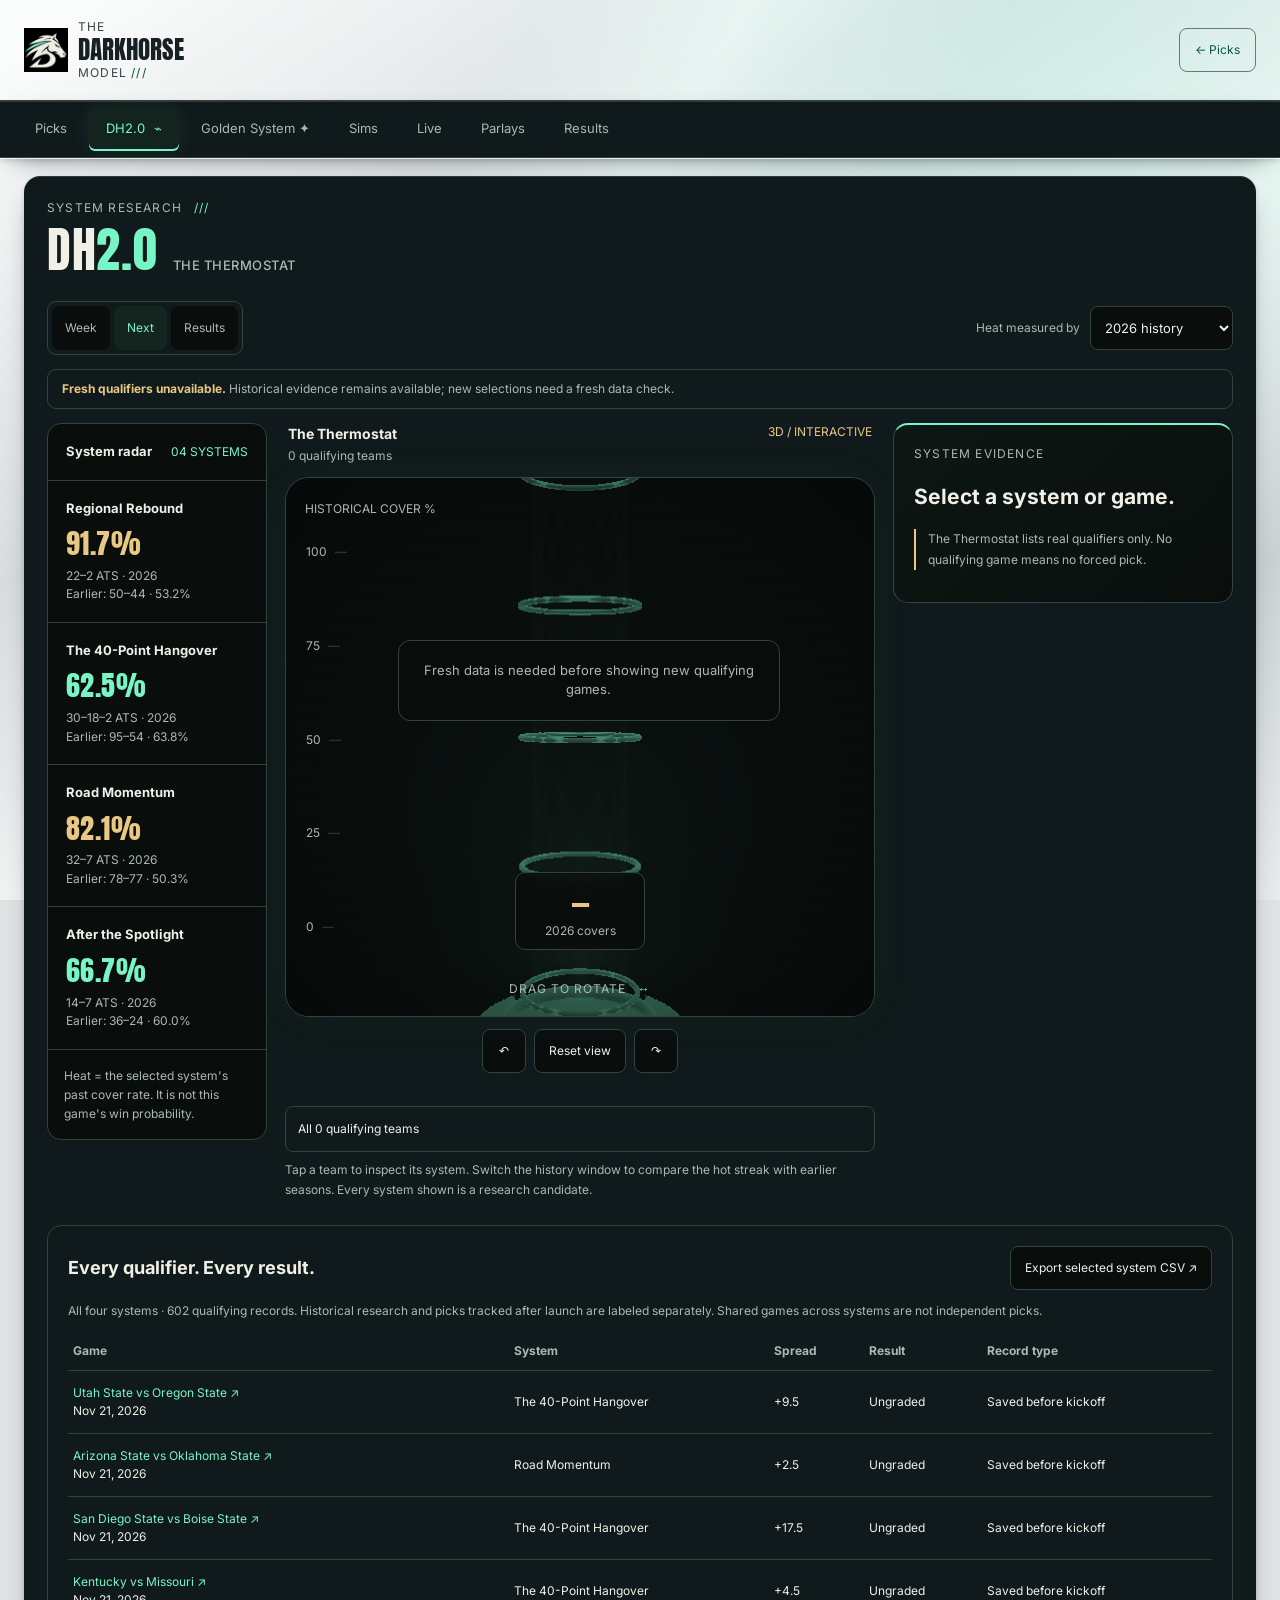
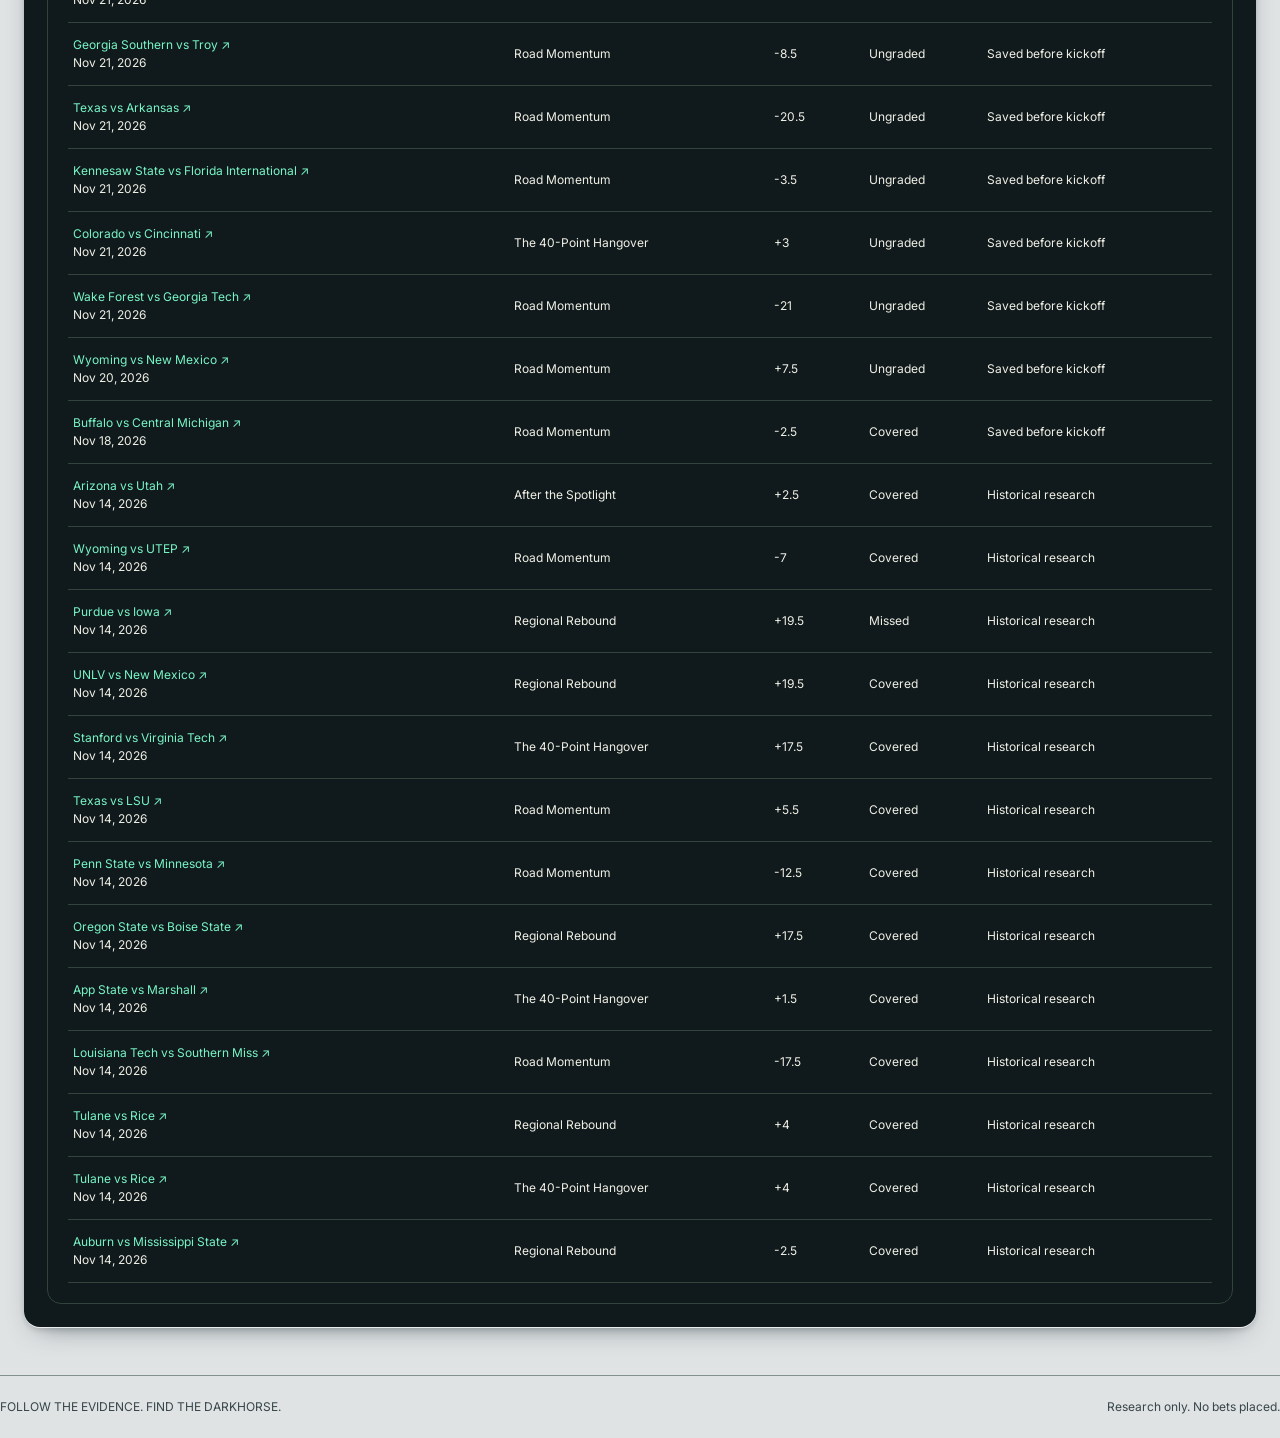
<file: dh20.html>
<!doctype html><html lang="en"><head><meta charset="utf-8"><meta name="viewport" content="width=device-width,initial-scale=1"><title>DH2.0 — The Thermostat | The Darkhorse Model</title><meta name="description" content="Explore qualifying college football system plays in The Darkhorse Model's interactive 3D Thermostat. Historical evidence, exact rules and a separate record since launch."><meta name="theme-color" content="#090e0d"><meta name="robots" content="index,follow"><link rel="canonical" href="https://darkhorsecfb.com/dh20.html"><meta property="og:type" content="website"><meta property="og:title" content="DH2.0 — The Thermostat"><meta property="og:description" content="College football system research. Explore the situation behind each selection."><meta property="og:url" content="https://darkhorsecfb.com/dh20.html"><meta property="og:image" content="https://darkhorsecfb.com/assets/darkhorse-social-1200x630.png"><meta name="twitter:card" content="summary_large_image"><meta name="twitter:site" content="@darkhorsecfb"><meta name="twitter:image" content="https://darkhorsecfb.com/assets/darkhorse-social-1200x630.png"><link rel="icon" href="assets/darkhorse-mark-96.webp"><link rel="preload" href="assets/fonts/anton.woff2" as="font" type="font/woff2" crossorigin><link rel="stylesheet" href="fonts.css?v=20261108-redesign2"><link rel="stylesheet" href="dh20.css?v=20261115-a"><script defer src="gameday-engine.js"></script><script defer src="live-scores.js?v=20261114-record1"></script><script defer src="dh20-scene.js?v=20261115-a"></script><script defer src="dh20-gate.js?v=20261115-public1"></script><link rel="stylesheet" href="silver.css?v=1"></head><body><a class="d2-skip" href="#main">Skip to DH2.0</a><header class="d2-header"><a class="d2-brand" href="./" aria-label="The Darkhorse Model home"><img src="assets/darkhorse-mark-96.webp" width="44" height="44" alt=""><span><small>THE</small><strong>DARKHORSE</strong><small>MODEL <i>///</i></small></span></a><a class="d2-back" href="./#picks">← Picks</a></header><nav class="d2-nav" aria-label="Main sections"><a href="./#picks">Picks</a><a href="dh20.html" aria-current="page">DH2.0 <span aria-hidden="true">⌁</span></a><a href="golden.html">Golden System ✦</a><a href="sims.html">Sims</a><a href="./#live">Live</a><a href="./#parlays">Parlays</a><a href="./#test">Results</a></nav><main id="main"><div id="d2Content" aria-busy="true"><h1>DH2.0 — The Thermostat</h1><p role="status">Loading system research…</p></div><noscript><p>Enable JavaScript to explore qualifying games and system records.</p></noscript></main><footer><span>FOLLOW THE EVIDENCE. FIND THE DARKHORSE.</span><span>Research only. No bets placed.</span></footer></body></html>
</file>
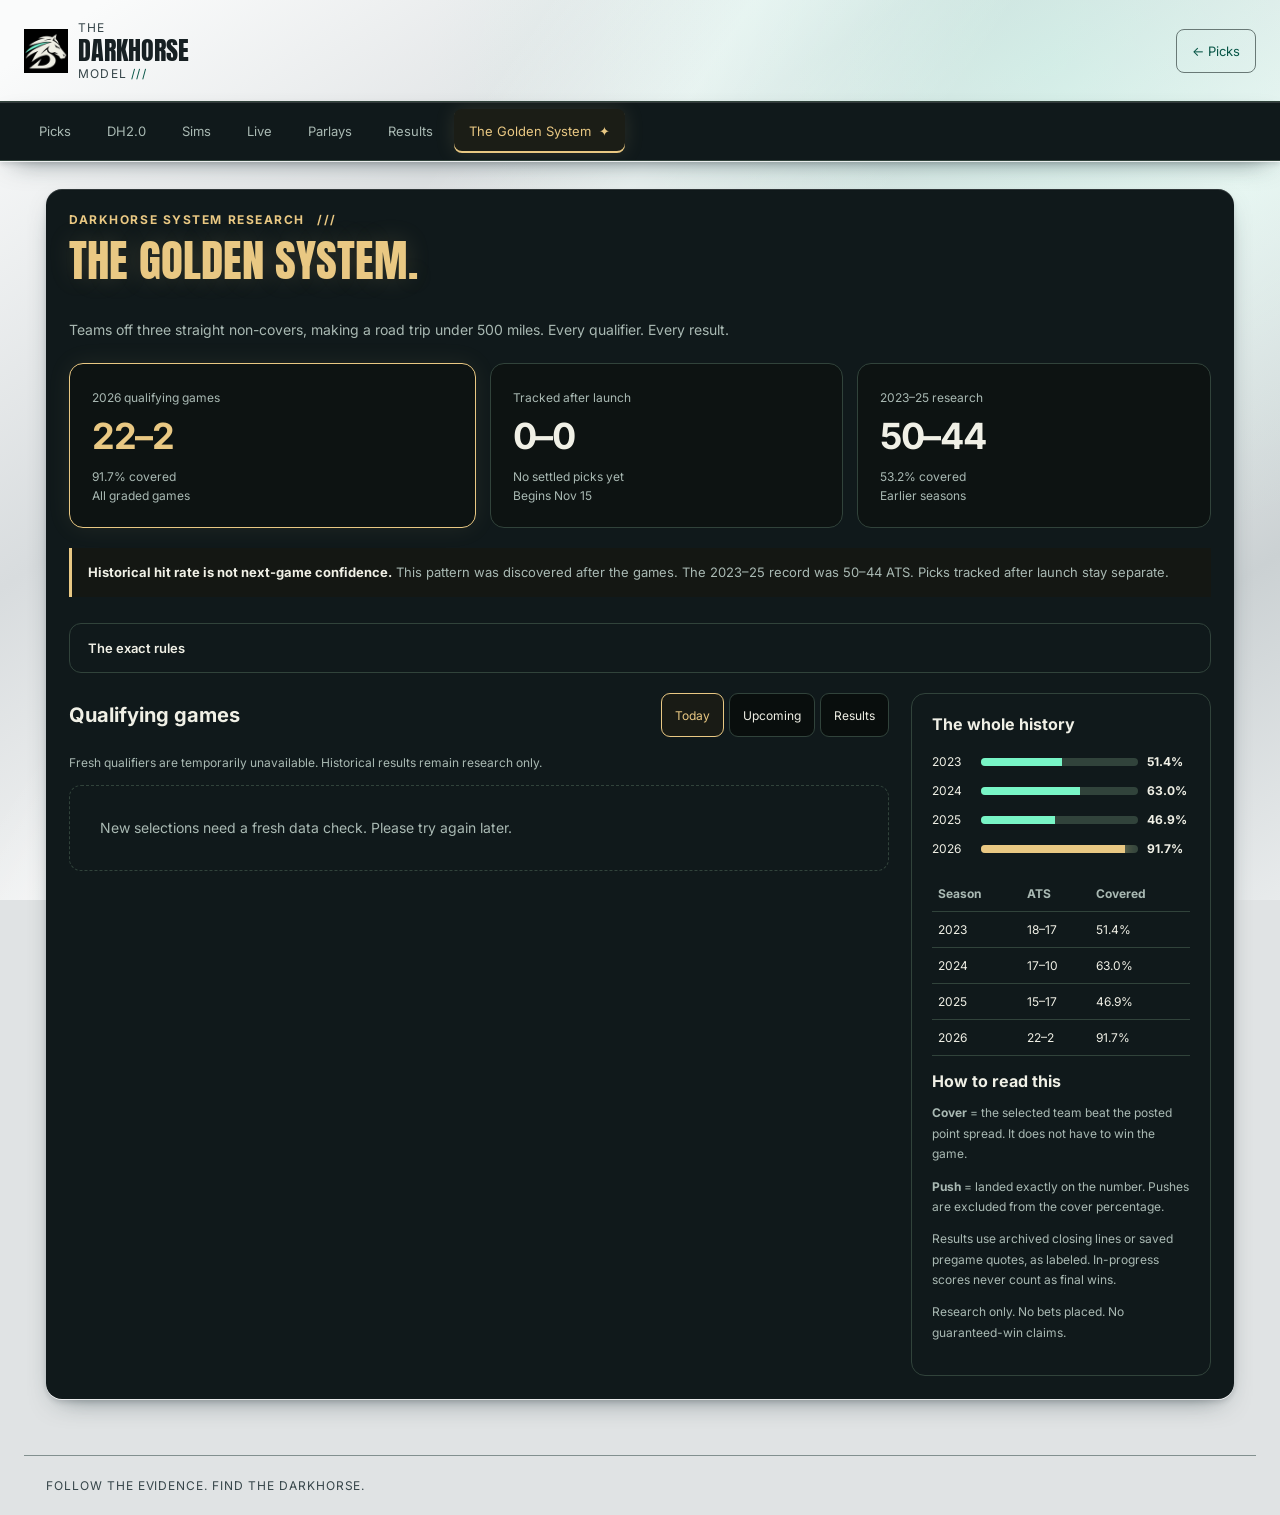
<file: golden.html>
<!doctype html>
<html lang="en"><head><meta charset="utf-8"><meta name="viewport" content="width=device-width,initial-scale=1"><title>The Golden System | The Darkhorse Model</title><meta name="description" content="College football situational research from The Darkhorse Model."><meta name="robots" content="index,follow"><meta name="theme-color" content="#090e0d"><link rel="icon" type="image/webp" href="assets/darkhorse-mark-96.webp"><link rel="stylesheet" href="fonts.css?v=20261108-redesign2"><link rel="stylesheet" href="golden.css?v=20261114-gold1"><link rel="canonical" href="https://darkhorsecfb.com/golden.html"><script defer src="gameday-engine.js"></script><script defer src="live-scores.js?v=20261114-record1"></script><script defer src="golden-gate.js?v=20261115-public1"></script><link rel="stylesheet" href="silver.css?v=1"></head>
<body><a class="gs-skip" href="#goldenMain">Skip to the system</a><header class="gs-header"><a href="./" class="gs-brand" aria-label="The Darkhorse Model home"><img src="assets/darkhorse-mark-96.webp" width="44" height="44" alt=""><span><small>THE</small><strong>DARKHORSE</strong><small>MODEL <i>///</i></small></span></a><a href="./#picks" class="gs-home">← Picks</a></header><nav class="gs-nav" aria-label="Main sections"><a href="./#picks">Picks</a><a href="dh20.html">DH2.0</a><a href="sims.html">Sims</a><a href="./#live">Live</a><a href="./#parlays">Parlays</a><a href="./#test">Results</a><a href="golden.html" class="gs-nav-golden" aria-current="page">The Golden System <span aria-hidden="true">✦</span></a></nav>
<main id="goldenMain"><div id="goldenContent" aria-busy="true"><h1>The Golden System</h1><p role="status">Loading system research…</p></div><noscript><p>Enable JavaScript to explore qualifying games and system records.</p></noscript></main><footer>FOLLOW THE EVIDENCE. FIND THE DARKHORSE.</footer></body></html>
</file>
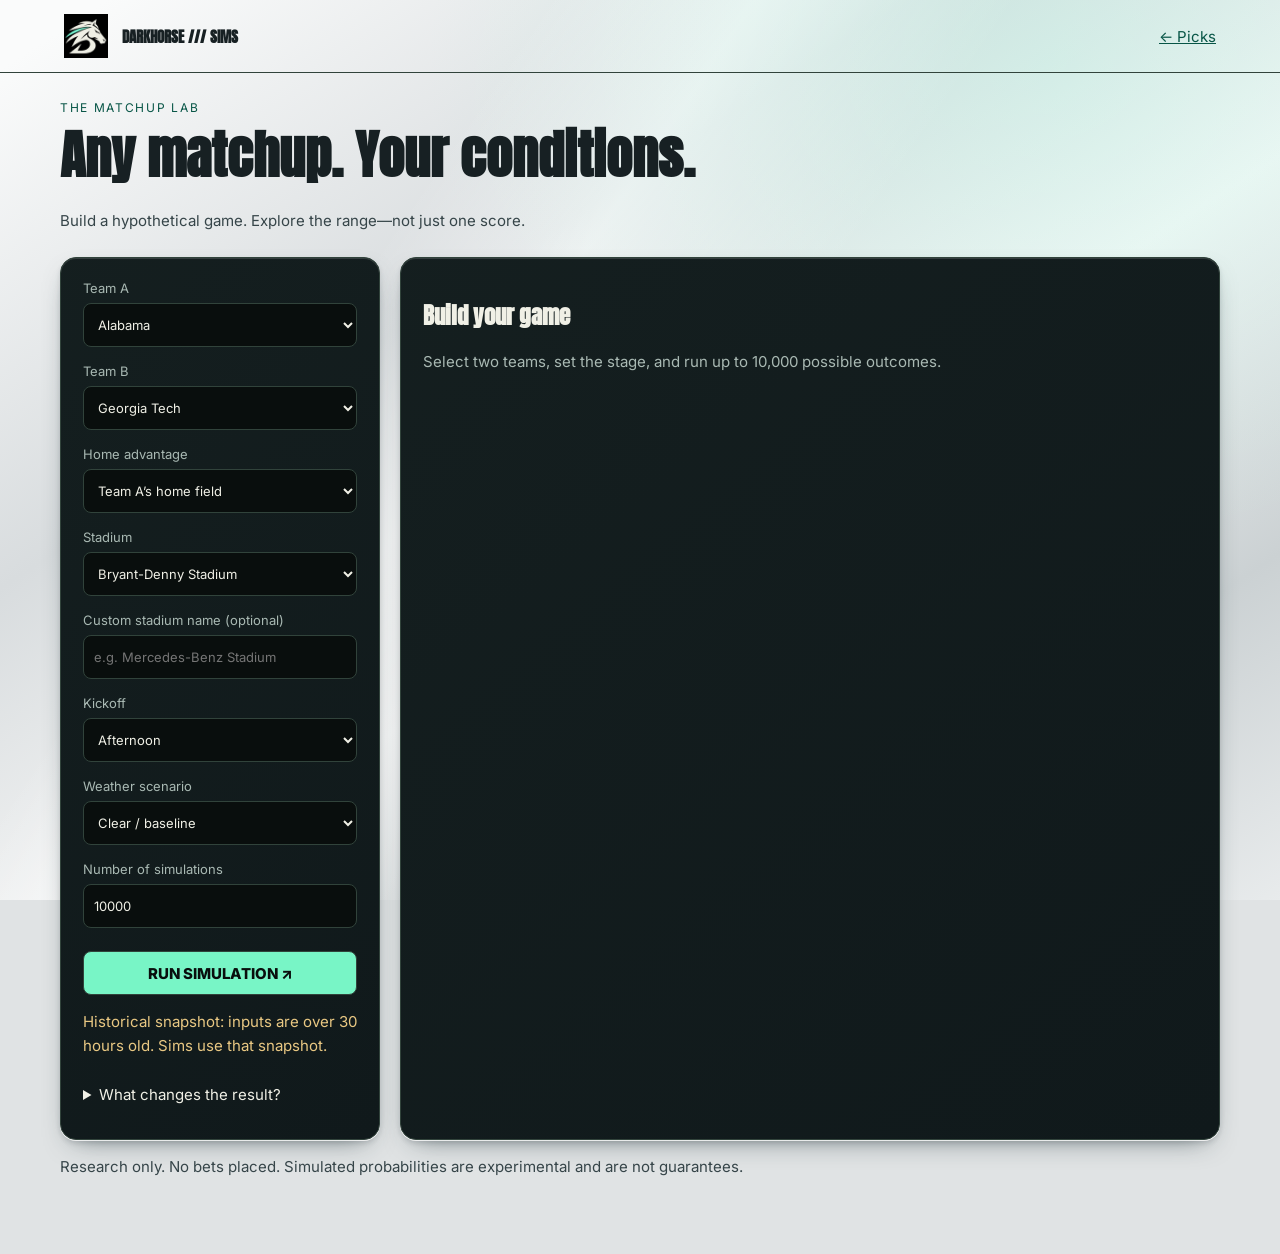
<file: sims.html>
<!doctype html><html lang="en"><meta charset="utf-8"><meta name="viewport" content="width=device-width,initial-scale=1"><title>Custom Matchups | The Darkhorse Model</title><link rel="stylesheet" href="fonts.css"><style>
:root{color-scheme:dark;--bg:#090e0d;--ink:#f0f0e6;--mint:#78f5c6;--muted:#a9b9b3;--line:#31433b;--gold:#e9c883}*{box-sizing:border-box}body{margin:0;background:var(--bg);color:var(--ink);font:15px Inter,system-ui,sans-serif}header{display:flex;align-items:center;gap:14px;border-bottom:1px solid var(--line);padding:14px 5%;}header img{width:44px}a{color:var(--mint)}header b,h1,h2{font-family:Anton,'Barlow Condensed',sans-serif}header a{margin-left:auto}main{max-width:1200px;margin:auto;padding:24px 20px 60px}h1{font-size:clamp(30px,5vw,52px);margin:0}p{color:var(--muted);line-height:1.6}.tag{color:var(--mint);font-size:12px;letter-spacing:.14em}.layout{display:grid;grid-template-columns:320px 1fr;gap:20px;margin-top:24px}.panel{padding:22px;border:1px solid var(--line);border-radius:16px;background:linear-gradient(140deg,#31433b22,transparent)}label{display:block;font-size:13px;color:var(--muted);margin-bottom:16px}select,input,button{font:inherit;min-height:44px;border:1px solid var(--line);border-radius:8px;background:var(--bg);color:var(--ink);padding:10px;width:100%;margin-top:7px}button{cursor:pointer}button.primary{background:var(--mint);color:var(--bg);font-weight:800}button:disabled{opacity:.5;cursor:wait}:focus-visible{outline:3px solid var(--gold);outline-offset:3px}.row{display:grid;grid-template-columns:1fr 1fr;gap:12px}.scores{display:grid;grid-template-columns:1fr 1fr;gap:20px;text-align:center}.scores img{width:64px;height:64px;object-fit:contain}.scores strong{display:block;font-size:42px;color:var(--mint);margin:10px}.scores small{color:var(--muted)}canvas{display:block;width:100%;border-radius:12px;background:var(--bg)}#field{aspect-ratio:1.5;margin-top:18px;border:1px solid var(--line)}#chart{aspect-ratio:2.5}#status{min-height:24px;color:var(--gold)}.metrics{display:grid;grid-template-columns:repeat(3,1fr);gap:10px;margin:20px 0}.metrics div{border:1px solid var(--line);padding:14px;border-radius:8px}.metrics b{display:block;font-size:22px;margin-top:8px}.metrics span{font-size:12px;color:var(--muted)}summary{cursor:pointer;min-height:44px;padding:12px 0}#inspect{font-size:13px;color:var(--mint);min-height:32px}progress{width:100%;accent-color:var(--mint)}@media(max-width:760px){.layout{grid-template-columns:1fr}.panel{padding:16px}.metrics{grid-template-columns:1fr}.scores strong{font-size:32px}}@media(prefers-reduced-motion:reduce){*{scroll-behavior:auto}}
</style><link rel="stylesheet" href="silver.css?v=1"><body class="sim-silver"><header><img src="assets/darkhorse-mark-96.webp" alt=""><b>DARKHORSE /// SIMS</b><a href="./">← Picks</a></header><main><span class="tag">THE MATCHUP LAB</span><h1>Any matchup. Your conditions.</h1><p>Build a hypothetical game. Explore the range—not just one score.</p><div class="layout"><form class="panel" id="controls"><label>Team A<select id="a" required></select></label><label>Team B<select id="b" required></select></label><label>Home advantage<select id="venue"><option value="a">Team A’s home field</option><option value="b">Team B’s home field</option><option value="neutral">Neutral site</option></select></label><label>Stadium<select id="stadium"></select></label><label>Custom stadium name (optional)<input id="customStadium" maxlength="100" placeholder="e.g. Mercedes-Benz Stadium"></label><label>Kickoff<select id="time"><option>Afternoon</option><option>Night</option><option>Morning</option></select></label><label>Weather scenario<select id="weather"><option value="0">Clear / baseline</option><option value="-3">Rain · experimental −3 total points</option><option value="-6">Strong wind · experimental −6 total points</option><option value="-4">Snow · experimental −4 total points</option></select></label><label>Number of simulations<input id="runs" type="number" min="5" max="10000" step="1" value="10000" required></label><button class="primary" id="run">RUN SIMULATION ↗</button><progress id="progress" value="0" max="1" hidden></progress><p id="status" role="status">Loading team data…</p><details><summary>What changes the result?</summary><p>Experimental sandbox, separate from official picks. Scoring uses current opponent-adjusted offense and defense where available. Home advantage is a user scenario of 3 margin points. Weather changes the total by the amount shown; these effects are assumptions, not fitted injury or weather models. Kickoff and stadium labels customize the replay, but add no untested numerical bonus. No current lineup or injury adjustment. More runs stabilize the estimate; they do not validate it.</p></details></form><section class="panel" aria-label="Simulation results"><div id="empty"><h2>Build your game</h2><p>Select two teams, set the stage, and run up to 10,000 possible outcomes.</p></div><div id="result" hidden><span class="tag" id="scenario"></span><div class="scores" id="score"></div><div class="metrics" id="metrics"></div><h2>Outcome map</h2><p>Each bar counts simulations by winning margin. Touch or hover to inspect.</p><canvas id="chart" width="900" height="360" role="img" aria-label="Distribution of simulated winning margins"></canvas><input id="bin" type="range" min="0" max="20" value="10" aria-label="Inspect margin bucket"><div id="inspect" aria-live="polite"></div><h2>Stadium replay <span class="tag">///</span></h2><p>Illustrative replay of one sampled result—not a play-by-play prediction.</p><canvas id="field" width="900" height="600" role="img" aria-label="Illustrative football field replay"></canvas><div class="row"><button id="pause" type="button">Pause replay</button><label>Replay speed<select id="speed"><option value="1">1×</option><option value="2" selected>2×</option><option value="4">4×</option></select></label></div><label>Game timeline<input id="timeline" type="range" min="0" max="1000" value="0"></label><div class="row"><button id="replay" type="button">Replay sample</button><button id="export" type="button">Download results</button></div><p id="sample"></p><details><summary>Evidence used</summary><p id="evidence"></p></details></div></section></div><p>Research only. No bets placed. Simulated probabilities are experimental and are not guarantees.</p></main><script>
'use strict';
const $=id=>document.getElementById(id);let D,M,profiles={},venues={},last=null,frame;const reduced=matchMedia('(prefers-reduced-motion: reduce)').matches;const safe=s=>String(s).replace(/[&<>"']/g,c=>({'&':'&amp;','<':'&lt;','>':'&gt;','"':'&quot;',"'":'&#39;'}[c]));const nm=id=>D.teams[id].name;
function normal(){let u=0;while(!u)u=Math.random();return Math.sqrt(-2*Math.log(u))*Math.cos(2*Math.PI*Math.random())}
function quantile(a,p){return a[Math.floor((a.length-1)*p)]}function avg(a){return a.reduce((x,y)=>x+y,0)/a.length}function half(n){return Math.round(n*2)/2}
function stages(){const a=$('a').value,b=$('b').value,v=$('venue').value;const home=v==='a'?a:v==='b'?b:null;let list=home?venues[home]||[]:[...new Set(Object.values(venues).flat())];$('stadium').innerHTML='<option>Custom venue</option>'+list.map(x=>`<option>${safe(x)}</option>`).join('');if(list.length)$('stadium').selectedIndex=1;}
async function load(){try{const r=await Promise.all(['data.json','model.json'].map(async u=>{const r=await fetch(u);if(!r.ok)throw Error('Data unavailable');return r.json()}));[D,M]=r;const games=new Map(D.games.map(g=>[g.id,g]));for(const f of M.forecasts){const g=games.get(f.id);if(!g)continue;for(const side of ['home','away']){const p=f[side+'Profile'],adjusted=f.opponentAdjustment?.[side]?.metrics?.points;if(p)profiles[g[side]]={...p,off:adjusted?.offense??p.record?.ppg,def:adjusted?.defenseAllowed??p.record?.allowed,adjusted:!!adjusted};}}for(const id of Object.keys(D.teams)){if(profiles[id])continue;const gs=D.games.filter(g=>g.done&&g.season===2026&&(g.home===id||g.away===id)&&Number.isFinite(g.hs)&&Number.isFinite(g.as));if(gs.length>=3)profiles[id]={off:avg(gs.map(g=>g.home===id?g.hs:g.as)),def:avg(gs.map(g=>g.home===id?g.as:g.hs)),adjusted:false};}try{const rr=await fetch('sims-data.json');if(rr.ok){const extra=await rr.json();if(extra.season===Number(D.asOf.slice(0,4)))for(const [id,p] of Object.entries(extra.teams)){if(!profiles[id]&&p.n>=3&&Number.isFinite(p.off)&&Number.isFinite(p.def))profiles[id]=p;for(const v of p.venues||[])(venues[id]??=new Set()).add(v);}}}catch(e){}for(const g of D.games){if(!g.neutral&&g.venue){(venues[g.home]??=new Set()).add(g.venue)}}for(const k in venues)venues[k]=[...venues[k]];const teams=Object.keys(D.teams).filter(t=>nm(t)!=='TBD').sort((a,b)=>Number(!!profiles[b])-Number(!!profiles[a])||nm(a).localeCompare(nm(b)));for(const id of ['a','b'])$(id).innerHTML=teams.map(t=>`<option value="${safe(t)}" ${profiles[t]?'':'disabled'}>${safe(nm(t))}${profiles[t]?'':' · not enough verified results'}</option>`).join('');$('a').value=teams.includes('333')?'333':teams[0];$('b').value=teams.includes('59')?'59':teams[1];stages();$('status').textContent=Date.now()-Date.parse(M.inputRetrievedAt)>30*3600000?'Historical snapshot: inputs are over 30 hours old. Sims use that snapshot.':'Ready. Choose your matchup.';}catch(e){$('status').textContent='Team data could not load. Refresh to try again.';$('run').disabled=true}}
$('a').onchange=$('b').onchange=$('venue').onchange=stages;
$('controls').onsubmit=async e=>{e.preventDefault();const a=$('a').value,b=$('b').value,N=Number($('runs').value),A=profiles[a],B=profiles[b];if(a===b){$('status').textContent='Choose two different teams.';return}if(!A||!B||![A.off,A.def,B.off,B.def].every(Number.isFinite)){$('status').textContent='Not enough current scoring data for this matchup. Choose another team.';return}if(!Number.isInteger(N)||N<5||N>10000)return;
$('run').disabled=true;$('progress').hidden=false;$('progress').value=0;const home=$('venue').value==='a'?3:$('venue').value==='b'?-3:0,weather=Number($('weather').value),ma=(A.off+B.def)/2+home/2+weather/2,mb=(B.off+A.def)/2-home/2+weather/2,sd=Number(M.sd)||15.7;let aa=[],bb=[],margins=[],totals=[];for(let i=0;i<N;i++){const margin=ma-mb+normal()*sd,total=Math.max(Math.abs(margin)+2,ma+mb+normal()*sd);let x=Math.max(0,Math.round((total+margin)/2)),y=Math.max(0,Math.round((total-margin)/2));if(x===y){if(Math.random()<.5)x++;else y++}aa.push(x);bb.push(y);margins.push(x-y);totals.push(x+y);if(i%500===0){$('progress').value=i/N;await new Promise(r=>setTimeout(r,0))}}
const win=aa.filter((x,i)=>x>bb[i]).length,sorted=[...margins].sort((x,y)=>x-y);last={a,b,N,aa,bb,margins,totals,win,ma,mb,home,weather,stadium:$('customStadium').value.trim()||$('stadium').value,time:$('time').value};$('empty').hidden=true;$('result').hidden=false;$('scenario').textContent=`${last.stadium} · ${last.time} · ${$('weather').selectedOptions[0].textContent}`;$('score').innerHTML=[a,b].map((t,i)=>`<div><img src="${safe(D.teams[t].logo)}" alt="${safe(nm(t))} logo"><h2>${safe(nm(t))}</h2><strong>${half(avg(i?bb:aa))}</strong><small>Average score · ${(100*(i?N-win:win)/N).toFixed(1)}% wins</small></div>`).join('');$('metrics').innerHTML=`<div><span>SIMULATIONS</span><b>${N.toLocaleString()}</b></div><div><span>AVERAGE TOTAL</span><b>${half(avg(totals))}</b></div><div><span>80% OF MARGINS · TEAM A</span><b>${quantile(sorted,.1)} to ${quantile(sorted,.9)}</b></div>`;$('evidence').textContent=`${nm(a)}: offense ${A.off.toFixed(1)} / defense allows ${A.def.toFixed(1)} points per game. ${nm(b)}: offense ${B.off.toFixed(1)} / defense allows ${B.def.toFixed(1)}. ${A.adjusted&&B.adjusted?'Opponent-adjusted scoring inputs.':'Some scoring inputs use raw averages.'} Scoring estimate averages each offense with the opposing defense; adds ${home} points to Team A’s margin and ${weather} to the game total. Random margin and total variation use ${sd.toFixed(1)} points, borrowed from main-model margin error; total variation is not independently calibrated. Input date: ${M.inputRetrievedAt||M.generatedAt}.`;$('status').textContent=`${N.toLocaleString()} runs complete.${N<100?' Small samples can swing widely.':''}`;$('progress').hidden=true;$('run').disabled=false;draw();replay();};
function buckets(){const bins=Array(21).fill(0);last.margins.forEach(m=>bins[Math.max(0,Math.min(20,Math.floor(m/5)+10))]++);return bins}
function inspect(i){if(!last)return;const bins=buckets();$('inspect').textContent=`Team A margin ${i===0?'−50 or below':i===20?'50 or above':(i-10)*5+' to '+((i-10)*5+4)}: ${bins[i]} games (${(100*bins[i]/last.N).toFixed(1)}%).`}
function draw(){const c=$('chart'),x=c.getContext('2d'),bins=buckets(),max=Math.max(...bins,1);x.clearRect(0,0,900,360);bins.forEach((n,i)=>{const h=n/max*270;x.fillStyle=i<10?'#e9c883':'#78f5c6';x.fillRect(30+i*40,300-h,30,h)});x.fillStyle='#a9b9b3';x.font='16px sans-serif';x.fillText(nm(last.b)+' wins',30,338);x.fillText(nm(last.a)+' wins',610,338);inspect(+$('bin').value)}$('bin').oninput=()=>inspect(+$('bin').value);$('chart').onpointermove=e=>{const r=e.currentTarget.getBoundingClientRect(),i=Math.max(0,Math.min(20,Math.floor(((e.clientX-r.left)/r.width*900-30)/40)));$('bin').value=i;inspect(i)};
let replayProgress=0,replayPaused=false,replayStamp=0,replaySample=null;
function replay(){if(!last)return;cancelAnimationFrame(frame);const j=Math.floor(Math.random()*last.N);replaySample={a:last.aa[j],b:last.bb[j]};replayProgress=0;replayPaused=reduced;$('pause').textContent=replayPaused?'Play replay':'Pause replay';$('sample').textContent=`Sample final: ${nm(last.a)} ${replaySample.a} – ${replaySample.b} ${nm(last.b)}. This is a stylized illustration of a sampled result, not a predicted sequence of plays or player statistics.`;replayStamp=performance.now();frame=requestAnimationFrame(stadiumTick)}
function stadiumTick(t){if(!last||!replaySample)return;const dt=Math.min(100,t-replayStamp);replayStamp=t;if(!replayPaused)replayProgress=Math.min(1,replayProgress+dt/90000*Number($('speed').value||2));const p=replayProgress,canvas=$('field'),x=canvas.getContext('2d'),W=900,H=600;
const bg=x.createLinearGradient(0,0,W,H);bg.addColorStop(0,'#090e0d');bg.addColorStop(.5,'#31433b');bg.addColorStop(1,'#090e0d');x.fillStyle=bg;x.fillRect(0,0,W,H);
x.globalAlpha=.18;for(let i=0;i<8;i++){x.strokeStyle=i%2?'#78f5c6':'#e9c883';x.beginPath();x.moveTo(i*140-100,600);x.lineTo(450+(i-4)*25,90);x.stroke()}x.globalAlpha=1;
function text(s,px,py,size=15,color='#f0f0e6',align='left'){x.fillStyle=color;x.font=`${size}px Inter,system-ui,sans-serif`;x.textAlign=align;x.fillText(s,px,py)}
function box(px,py,w,h,color='#090e0d'){x.fillStyle=color;x.fillRect(px,py,w,h);x.strokeStyle='#31433b';x.strokeRect(px,py,w,h)}
box(175,20,550,66);text(nm(last.a),195,48,18,'#78f5c6');text(nm(last.b),705,48,18,'#e9c883','right');const qa=Math.floor(replaySample.a*p),qb=Math.floor(replaySample.b*p);text(String(qa),365,68,32,'#f0f0e6','center');text(String(qb),535,68,32,'#f0f0e6','center');const q=Math.min(4,Math.floor(p*4)+1),secs=Math.max(0,Math.round((1-(p*4%1))*900));text(p===1?'FINAL':`Q${q} ${Math.floor(secs/60)}:${String(secs%60).padStart(2,'0')}`,450,49,14,'#a9b9b3','center');text('ILLUSTRATIVE SAMPLE',450,72,10,'#a9b9b3','center');
// Project field coordinates onto a trapezoid. The rendering does not change simulation math.
function project(lateral,yard){const depth=yard/120,scale=.43+.57*depth;return [450+(lateral-26.65)*14.8*scale,150+depth*380]}
function line(a,b,color,width=1){const A=project(...a),B=project(...b);x.strokeStyle=color;x.lineWidth=width;x.beginPath();x.moveTo(...A);x.lineTo(...B);x.stroke()}
function strip(y1,y2,color){x.fillStyle=color;x.beginPath();[project(0,y1),project(53.3,y1),project(53.3,y2),project(0,y2)].forEach((p,i)=>i?x.lineTo(...p):x.moveTo(...p));x.closePath();x.fill()}
strip(0,120,'#090e0d');for(let y=10;y<110;y+=10)strip(y,y+10,y%20?'#31433b':'#090e0d');strip(0,10,'#78f5c6');strip(110,120,'#e9c883');x.globalAlpha=.55;text(nm(last.b).toUpperCase(),450,174,13,'#090e0d','center');text(nm(last.a).toUpperCase(),450,519,19,'#090e0d','center');x.globalAlpha=1;
for(let y=10;y<=110;y+=5){line([0,y],[53.3,y],'#a9b9b3',y%10===0?1.2:.5);if(y%10===0&&y>10&&y<110){const n=50-Math.abs(60-y),L=project(5,y),R=project(48.3,y);text(String(n),...L,11,'#f0f0e6','center');text(String(n),...R,11,'#f0f0e6','center')}for(const side of [22,31.3])line([side,y],[side,y+.6],'#f0f0e6',1)}line([0,0],[0,120],'#a9b9b3',2);line([53.3,0],[53.3,120],'#a9b9b3',2);
const phase=p*24,drive=Math.floor(phase),u=phase%1,offense=drive%2,los=offense?76:44,direction=offense?-1:1;line([0,los],[53.3,los],'#78f5c6',2);line([0,los+direction*10],[53.3,los+direction*10],'#e9c883',2);
function athlete(l,y,team,num){const [px,py]=project(l,y),r=4.2+(y/120)*3;x.fillStyle='#090e0d';x.globalAlpha=.65;x.beginPath();x.ellipse(px+2,py+5,r*1.3,r*.5,0,0,Math.PI*2);x.fill();x.globalAlpha=1;x.fillStyle=team?'#e9c883':'#78f5c6';x.beginPath();x.arc(px,py,r,0,Math.PI*2);x.fill();x.strokeStyle='#f0f0e6';x.lineWidth=.6;x.stroke();if(r>5.5)text(String(num),px,py+2,6,'#090e0d','center');return [px,py]}
let carrier;for(let team=0;team<2;team++)for(let i=0;i<11;i++){const isOff=team===offense,dir=direction,route=Math.max(0,(u-.15)/.85),baseY=los+(isOff?-dir*2:dir*3);let lateral=i<5?20+i*3.3:i===5?26.65:5+(i-6)*10.5;let yard=baseY;if(i<5){lateral+=Math.sin(i+u*3)*.8;yard+=dir*route*(isOff?1:2)}else if(i===5){yard+=isOff?-dir*3:dir*8}else{yard+=dir*route*(isOff?26:22);lateral+=Math.sin(i+u*2)*(isOff?3:4)}const xy=athlete(Math.max(1,Math.min(52,lateral)),Math.max(11,Math.min(109,yard)),team,i===5?1:i+10);if(isOff&&i===(u<.45?5:8))carrier=xy;}
if(carrier){x.fillStyle='#f0f0e6';x.beginPath();x.ellipse(carrier[0]+5,carrier[1]-5,3.5,2,-.5,0,Math.PI*2);x.fill()}
box(15,110,140,140);text('TEAM A',30,134,12,'#78f5c6');text((100*last.win/last.N).toFixed(1)+'%',30,170,27,'#78f5c6');text('simulation wins',30,193,12,'#a9b9b3');text('Avg '+half(avg(last.aa))+' pts',30,225,16);
box(745,110,140,140);text('TEAM B',760,134,12,'#e9c883');text((100*(last.N-last.win)/last.N).toFixed(1)+'%',760,170,27,'#e9c883');text('simulation wins',760,193,12,'#a9b9b3');text('Avg '+half(avg(last.bb))+' pts',760,225,16);
box(175,552,550,34);text(p===1?'SAMPLE COMPLETE':u<.15?'FORMATION':u<.45?'SNAP / DROPBACK':'ROUTE DEVELOPMENT',450,574,13,'#f0f0e6','center');$('timeline').value=Math.round(p*1000);if(p<1)frame=requestAnimationFrame(stadiumTick)}
$('pause').onclick=()=>{replayPaused=!replayPaused;$('pause').textContent=replayPaused?'Play replay':'Pause replay'};$('timeline').oninput=e=>{replayProgress=Number(e.target.value)/1000;replayPaused=true;$('pause').textContent='Play replay';cancelAnimationFrame(frame);replayStamp=performance.now();frame=requestAnimationFrame(stadiumTick)};
$('replay').onclick=replay;$('export').onclick=()=>{if(!last)return;const rows=['simulation,team_a,score_a,team_b,score_b',...last.aa.map((x,i)=>`${i+1},"${nm(last.a).replaceAll('"','""')}",${x},"${nm(last.b).replaceAll('"','""')}",${last.bb[i]}`)];const u=URL.createObjectURL(new Blob([rows.join('\n')],{type:'text/csv'})),a=document.createElement('a');a.href=u;a.download='darkhorse-simulations.csv';a.click();setTimeout(()=>URL.revokeObjectURL(u),1000)};load();
</script></html>
</file>
<file: fonts.css>
@font-face {
  font-family: 'Barlow Condensed';
  font-style: normal;
  font-weight: 600;
  font-display: swap;
  src: url(./assets/fonts/font-0.woff2) format('woff2');
}
@font-face {
  font-family: 'Barlow Condensed';
  font-style: normal;
  font-weight: 700;
  font-display: swap;
  src: url(./assets/fonts/font-1.woff2) format('woff2');
}
@font-face {
  font-family: 'Barlow Condensed';
  font-style: normal;
  font-weight: 800;
  font-display: swap;
  src: url(./assets/fonts/font-2.woff2) format('woff2');
}
@font-face {
  font-family: 'Inter';
  font-style: normal;
  font-weight: 400;
  font-display: swap;
  src: url(./assets/fonts/font-3.woff2) format('woff2');
}
@font-face {
  font-family: 'Inter';
  font-style: normal;
  font-weight: 500;
  font-display: swap;
  src: url(./assets/fonts/font-4.woff2) format('woff2');
}
@font-face {
  font-family: 'Inter';
  font-style: normal;
  font-weight: 600;
  font-display: swap;
  src: url(./assets/fonts/font-5.woff2) format('woff2');
}
@font-face {
  font-family: 'Inter';
  font-style: normal;
  font-weight: 700;
  font-display: swap;
  src: url(./assets/fonts/font-6.woff2) format('woff2');
}
@font-face {
  font-family: 'Inter';
  font-style: normal;
  font-weight: 800;
  font-display: swap;
  src: url(./assets/fonts/font-7.woff2) format('woff2');
}

@font-face{font-family:Anton;src:url(./assets/fonts/anton.woff2) format('woff2');font-style:normal;font-weight:400;font-display:swap}
</file>
<file: dh20.css>
/* DH2.0 uses the established brand tokens. Gold marks recent historical heat; mint marks interaction. */
:root{color-scheme:dark;--bg:#090e0d;--ink:#f0f0e6;--muted:#a9b9b3;--line:#31433b;--mint:#78f5c6;--gold:#e9c883;font:14px/1.5 Inter,Arial,sans-serif;color:var(--ink);background:var(--bg)}*{box-sizing:border-box}body{margin:0;min-width:320px;background:radial-gradient(ellipse at 50% 30%,color-mix(in srgb,var(--mint) 5%,transparent),transparent 55%),var(--bg)}button,input,select{font:inherit;color:inherit}button,a,input,select,summary{touch-action:manipulation}button,a.d2-back,.d2-nav a{min-height:44px}button{cursor:pointer;border:1px solid var(--line);background:var(--bg);border-radius:8px;padding:10px 14px}button:disabled{cursor:wait;opacity:.6}a{color:inherit;text-decoration:none}input,select{min-height:44px;border:1px solid var(--line);border-radius:8px;background:var(--bg);padding:10px;min-width:0}[hidden]{display:none!important}:focus-visible{outline:2px solid var(--mint);outline-offset:4px}.d2-skip{position:fixed;z-index:60;top:-80px;left:12px;background:var(--mint);color:var(--bg);padding:12px}.d2-skip:focus{top:12px}.d2-header{max-width:1400px;padding:18px 24px;margin:auto;display:flex;align-items:center;justify-content:space-between}.d2-brand{display:flex;align-items:center;gap:10px}.d2-brand>span{display:flex;flex-direction:column}.d2-brand strong{font:25px/1.1 Anton,'Barlow Condensed',sans-serif}.d2-brand small{font-size:12px;letter-spacing:.1em;color:var(--muted)}.d2-brand i{font-style:normal;color:var(--mint)}.d2-back{display:flex;align-items:center;border:1px solid var(--line);border-radius:8px;padding:9px 15px;font-size:12px}.d2-nav{position:sticky;top:0;z-index:40;display:flex;gap:5px;padding:6px max(18px,calc((100vw - 1352px)/2));overflow-x:auto;background:var(--bg);border-block:1px solid var(--line);scrollbar-width:thin;white-space:nowrap}.d2-nav a{display:flex;align-items:center;gap:9px;padding:11px 17px;font-size:13px;color:var(--muted);border-radius:6px}.d2-nav a[aria-current=page]{color:var(--mint);background:color-mix(in srgb,var(--mint) 9%,var(--bg));box-shadow:inset 0 -2px var(--mint),0 0 25px color-mix(in srgb,var(--mint) 8%,transparent)}main{max-width:1400px;margin:auto;padding:18px 24px 48px}footer{max-width:1352px;margin:auto;border-top:1px solid var(--line);padding:22px 0;display:flex;justify-content:space-between;gap:16px;color:var(--muted);font-size:12px}.d2-eyebrow{font-size:12px;letter-spacing:.1em;color:var(--muted);display:flex;gap:12px;flex-wrap:wrap}.d2-eyebrow span{color:var(--mint)}.d2-gate{display:grid;grid-template-columns:1fr 1.45fr 1fr;align-items:center;gap:20px;min-height:650px}.d2-intro h1{font:clamp(58px,6vw,94px)/1 Anton,'Barlow Condensed',sans-serif;letter-spacing:-.03em;margin:20px 0 24px}.d2-intro h1>span{color:var(--mint);text-shadow:0 0 32px color-mix(in srgb,var(--mint) 22%,transparent)}.d2-intro h1 small{display:block;margin-top:14px;font:600 13px/1.5 Inter,sans-serif;letter-spacing:.2em;color:var(--ink)}.d2-intro p{font-size:18px;color:var(--muted);line-height:1.7}.d2-scene{position:relative;isolation:isolate;min-width:0;min-height:0;height:530px;overflow:hidden;background:var(--bg);border:1px solid var(--line);border-radius:24px;box-shadow:inset 0 0 60px color-mix(in srgb,var(--mint) 4%,transparent),0 0 50px color-mix(in srgb,var(--mint) 4%,transparent)}.d2-scene:before{content:'';position:absolute;z-index:1;pointer-events:none;inset:0;background:repeating-linear-gradient(0deg,transparent 0 3px,color-mix(in srgb,var(--mint) 2%,transparent) 4px 5px);opacity:.3}.d2-scene canvas{position:absolute;width:100%;height:100%;inset:0;touch-action:pan-y;cursor:grab}.d2-scene canvas:active{cursor:grabbing}.d2-axis{position:absolute;top:55px;bottom:75px;display:flex;flex-direction:column;justify-content:space-between;z-index:2;pointer-events:none;color:var(--muted);font-size:12px;font-variant-numeric:tabular-nums}.d2-axis-left{left:20px}.d2-axis span:after{content:'—';color:var(--line);margin-left:8px}.d2-center-seal{position:absolute;left:50%;top:42%;transform:translate(-50%,-50%);display:grid;place-items:center;gap:13px;pointer-events:none}.d2-center-seal img{filter:drop-shadow(0 0 16px color-mix(in srgb,var(--mint) 30%,transparent))}.d2-center-seal span{font-size:12px;letter-spacing:.12em;white-space:nowrap;color:var(--muted)}.d2-orbit-label{position:absolute;top:19px;right:20px;font-size:12px;letter-spacing:.1em;color:var(--muted)}.d2-stage-caption{position:absolute;bottom:18px;left:50%;transform:translateX(-50%);font-size:12px;letter-spacing:.08em;color:var(--muted);white-space:nowrap;pointer-events:none}.d2-stage-caption span{color:var(--mint);margin-left:8px}.d2-orbit-controls{display:flex;justify-content:center;gap:8px;margin-top:12px}.d2-orbit-controls button{font-size:12px;min-height:44px;min-width:44px}.d2-access{border:1px solid var(--line);border-top:2px solid var(--mint);border-radius:14px;padding:25px;background:linear-gradient(140deg,color-mix(in srgb,var(--mint) 4%,var(--bg)),var(--bg));box-shadow:0 15px 45px color-mix(in srgb,var(--bg) 90%,transparent)}.d2-access-head{font-size:12px;letter-spacing:.1em;color:var(--mint);display:flex;align-items:center;gap:9px}.d2-signal{width:6px;height:6px;border-radius:50%;background:var(--mint);box-shadow:0 0 12px var(--mint)}.d2-access h2{font-size:23px;line-height:1.25;margin:22px 0 12px}.d2-access>p{font-size:13px;color:var(--muted);line-height:1.7;margin-bottom:24px}form label{display:block;font-size:12px;font-weight:600;margin-bottom:8px}.d2-password{display:flex;border:1px solid var(--line);border-radius:8px;overflow:hidden}.d2-password input{min-width:0;width:100%;border:0;border-radius:0;font-size:16px}.d2-password button{border:0;border-radius:0;font-size:12px;color:var(--muted);padding-inline:12px}.d2-primary{background:var(--mint);color:var(--bg);border-color:var(--mint);font-weight:700;min-height:48px}.d2-access .d2-primary{display:flex;justify-content:space-between;width:100%;margin-top:12px}.d2-message{font-size:12px;color:var(--gold);min-height:18px;line-height:1.5}.d2-access-foot{display:flex;justify-content:space-between;gap:10px;border-top:1px solid var(--line);padding-top:18px;font-size:12px;color:var(--muted)}.d2-titlebar{display:flex;justify-content:space-between;gap:16px;align-items:center;margin-bottom:18px}.d2-titlebar h1{font:clamp(34px,4vw,48px)/1.1 Anton,'Barlow Condensed',sans-serif;letter-spacing:.015em;margin:7px 0}.d2-titlebar h1 span{color:var(--mint)}.d2-titlebar h1 small{font:500 13px/1.4 Inter,sans-serif;color:var(--muted);margin-left:15px;letter-spacing:.04em}.d2-titlebar button{font-size:12px}.d2-toolbar{display:flex;justify-content:space-between;gap:12px;flex-wrap:wrap;margin:10px 0 14px}.d2-segments{display:flex;gap:4px;padding:4px;border:1px solid var(--line);border-radius:9px}.d2-segments button{border:0;font-size:12px;padding:8px 13px;min-height:44px;color:var(--muted)}.d2-segments button[aria-pressed=true]{color:var(--mint);background:color-mix(in srgb,var(--mint) 10%,var(--bg))}.d2-lens{display:flex;align-items:center;gap:10px;font-size:12px;color:var(--muted)}.d2-lens select{font-size:13px;color:var(--ink)}.d2-layout{display:grid;grid-template-columns:220px minmax(0,1fr) 340px;gap:18px;align-items:start}.d2-system-rail{border:1px solid var(--line);border-radius:14px;overflow:hidden;background:var(--bg)}.d2-rail-title{padding:18px;border-bottom:1px solid var(--line);display:flex;align-items:center;justify-content:space-between}.d2-rail-title h2{margin:0;font-size:13px}.d2-rail-title span{color:var(--mint);font-size:12px}.d2-system{display:block;width:100%;text-align:left;border:0;border-radius:0;padding:18px;border-bottom:1px solid var(--line);position:relative}.d2-system:last-of-type{border:0}.d2-system[aria-pressed=true]{background:linear-gradient(115deg,color-mix(in srgb,var(--mint) 9%,var(--bg)),var(--bg));box-shadow:inset 2px 0 var(--mint)}.d2-system b{display:block;font-size:13px;margin:0 0 9px}.d2-system>strong{font:28px/1.2 Anton,'Barlow Condensed',sans-serif;letter-spacing:.015em;color:var(--mint);display:block}.d2-system[data-hot=true]>strong{color:var(--gold)}.d2-system small{font-size:12px;color:var(--muted);display:block;margin-top:6px;line-height:1.55}.d2-rail-note{font-size:12px;color:var(--muted);padding:16px;border-top:1px solid var(--line);margin:0;line-height:1.6}.d2-center{min-width:0}.d2-scene-head{display:flex;justify-content:space-between;align-items:flex-start;gap:10px;padding:0 3px 12px}.d2-scene-head h2{font-size:14px;margin:0}.d2-scene-head p{margin:3px 0 0;font-size:12px;color:var(--muted)}.d2-scene-head>span{font-size:12px;color:var(--gold);white-space:nowrap}.d2-active-scene{height:540px}.d2-active-scene .d2-axis{top:65px;bottom:80px}.d2-axis-title{position:absolute;left:19px;top:22px;font-size:12px;color:var(--muted)}.d2-live-readout{position:absolute;left:50%;bottom:66px;transform:translateX(-50%);text-align:center;pointer-events:none;z-index:3;background:color-mix(in srgb,var(--bg) 90%,transparent);border:1px solid var(--line);padding:9px 16px;border-radius:10px;min-width:130px;backdrop-filter:blur(10px)}.d2-live-readout strong{display:block;font:34px/1.1 Anton,'Barlow Condensed',sans-serif;color:var(--gold)}.d2-live-readout small{font-size:12px;color:var(--muted)}.d2-leaders{position:absolute;inset:60px 10px 85px 65px;width:calc(100% - 75px);height:calc(100% - 145px);z-index:3;pointer-events:none;overflow:visible}.d2-leaders line{stroke:var(--mint);stroke-width:.2;opacity:.45;stroke-dasharray:1 1}.d2-leaders circle{fill:var(--mint)}.d2-all-picks{margin:8px 0;border:1px solid var(--line);border-radius:8px;padding:0 12px}.d2-all-picks summary{min-height:44px;display:flex;align-items:center;font-size:12px;cursor:pointer}.d2-all-picks>div{display:grid;grid-template-columns:1fr 1fr;gap:6px;padding-bottom:12px}.d2-all-picks button{display:flex;align-items:center;gap:8px;text-align:left;padding:8px;min-width:0}.d2-all-picks button[aria-pressed=true]{border-color:var(--mint)}.d2-all-picks b{display:block;font-size:12px}.d2-all-picks small{display:block;font-size:12px;color:var(--muted);line-height:1.5}.d2-all-picks img{width:26px;height:26px;object-fit:contain}.d2-markers{position:absolute;inset:60px 10px 85px 65px;pointer-events:none;z-index:4}.d2-marker{position:absolute;pointer-events:auto;left:var(--x);top:var(--y);width:max-content;transform:translate(-50%,-50%);min-height:64px;padding:6px 10px 6px 6px;display:flex;gap:7px;align-items:center;border-radius:30px;border:1px solid var(--line);background:color-mix(in srgb,var(--bg) 90%,transparent);backdrop-filter:blur(12px);box-shadow:0 7px 16px color-mix(in srgb,var(--bg) 80%,transparent);transition:top .4s,left .4s,border-color .2s,box-shadow .2s;max-width:158px}.d2-marker img{width:32px;height:32px;object-fit:contain}.d2-marker>span{text-align:left;line-height:1.4}.d2-marker b{display:block;font-size:12px;white-space:nowrap}.d2-marker small{font-size:12px;color:var(--muted);display:block;white-space:nowrap}.d2-marker[aria-pressed=true]{border-color:var(--mint);box-shadow:0 0 18px color-mix(in srgb,var(--mint) 22%,transparent),inset 0 0 14px color-mix(in srgb,var(--mint) 5%,transparent)}.d2-marker[aria-pressed=true]:after{content:'';position:absolute;width:5px;height:5px;background:var(--mint);border-radius:50%;right:-3px;top:50%;box-shadow:0 0 12px var(--mint)}.d2-marker[data-hot=true]{border-color:color-mix(in srgb,var(--gold) 65%,var(--line))}.d2-marker[data-hot=true][aria-pressed=true]{border-color:var(--gold);box-shadow:0 0 22px color-mix(in srgb,var(--gold) 20%,transparent)}.d2-stage-empty{position:absolute;inset:30% 16% auto 19%;z-index:5;text-align:center;border:1px solid var(--line);background:color-mix(in srgb,var(--bg) 95%,transparent);padding:20px;border-radius:12px;color:var(--muted);font-size:13px}.d2-timeline{display:flex;gap:7px;overflow-x:auto;padding:15px 1px 10px;scrollbar-width:thin}.d2-timeline button{font-size:12px;min-width:70px;flex-shrink:0;text-align:center;padding:9px 10px}.d2-timeline button b{display:block;font-size:14px}.d2-timeline button small{color:var(--muted);font-size:12px}.d2-timeline button[aria-pressed=true]{border-color:var(--mint);color:var(--mint);background:color-mix(in srgb,var(--mint) 6%,var(--bg))}.d2-chart-note{font-size:12px;line-height:1.65;color:var(--muted);margin:6px 0 0}.d2-detail{border:1px solid var(--line);border-top:2px solid var(--mint);border-radius:15px;padding:20px;background:linear-gradient(140deg,color-mix(in srgb,var(--mint) 4%,var(--bg)),var(--bg));scroll-margin-top:80px;min-width:0}.d2-detail-meta{display:flex;justify-content:space-between;gap:8px;flex-wrap:wrap;font-size:12px;color:var(--muted)}.d2-state{color:var(--gold);font-size:12px}.d2-detail-team{display:flex;align-items:center;gap:12px;margin:24px 0 18px}.d2-detail-team>img{width:52px;height:52px;object-fit:contain;flex-shrink:0}.d2-detail-team h2{font-size:22px;line-height:1.2;margin:0 0 6px}.d2-detail-team p{margin:0;color:var(--muted);font-size:13px}.d2-selection{display:flex;align-items:center;justify-content:space-between;border-block:1px solid var(--line);padding:14px 0;margin-bottom:18px;gap:8px}.d2-selection strong{font-size:28px;color:var(--mint);font-weight:650;letter-spacing:-.03em}.d2-selection>span{text-align:right;font-size:12px;color:var(--muted)}.d2-system-name{font-size:13px;color:var(--gold);font-weight:600;margin:0 0 9px}.d2-reason{font-size:14px;line-height:1.7;margin:9px 0 20px}.d2-mini-records{display:grid;grid-template-columns:1fr 1fr;gap:9px;margin:17px 0}.d2-mini-records>div{border:1px solid var(--line);padding:12px;border-radius:9px}.d2-mini-records small{font-size:12px;color:var(--muted);display:block}.d2-mini-records b{font-size:22px;display:block;margin-top:5px;font-variant-numeric:tabular-nums}.d2-mini-records span{font-size:12px;color:var(--muted)}.d2-detail details{border-top:1px solid var(--line);padding-top:7px;margin-top:15px}.d2-detail summary{min-height:44px;display:flex;align-items:center;font-size:13px;cursor:pointer}.d2-detail details p,.d2-detail details li{font-size:12px;line-height:1.7;color:var(--muted)}.d2-detail ul{padding-left:18px}.d2-context{font-size:12px;line-height:1.7;color:var(--muted);border-left:2px solid var(--gold);padding-left:12px}.d2-report-link{display:flex;align-items:center;justify-content:space-between;min-height:46px;padding:11px;border:1px solid var(--line);border-radius:8px;color:var(--mint);font-size:13px;margin-top:15px}.d2-quote{font-size:12px;color:var(--muted);line-height:1.6;margin:14px 0 0}.d2-table-wrap{overflow:auto}.d2-table{width:100%;border-collapse:collapse;font-size:12px}.d2-table th,.d2-table td{text-align:left;padding:10px 5px;border-bottom:1px solid var(--line);white-space:nowrap}.d2-table th{color:var(--muted)}.d2-system-switch{margin-top:15px}.d2-system-switch label{display:block;font-size:12px;color:var(--muted);margin-bottom:6px}.d2-system-switch select{width:100%;font-size:13px}.d2-ledger{margin-top:25px;border:1px solid var(--line);border-radius:14px;padding:20px}.d2-ledger-head{display:flex;justify-content:space-between;align-items:center;gap:15px;flex-wrap:wrap}.d2-ledger h2{font-size:18px;margin:0}.d2-ledger-head button{font-size:12px}.d2-ledger>p{font-size:12px;color:var(--muted)}.d2-ledger .d2-table td{padding-block:13px}.d2-ledger .d2-table td a{color:var(--mint)}.d2-banner{font-size:12px;line-height:1.65;padding:9px 14px;border:1px solid var(--line);border-radius:9px;color:var(--muted);margin-bottom:14px}.d2-banner strong{color:var(--gold)}/* CSS 3D chamber preserves depth and rotation without a GPU WebGL context. */
.d2-css-fallback{perspective:900px}.d2-machine{position:absolute;pointer-events:none;left:50%;top:49%;height:79%;width:230px;max-width:57%;transform:translate(-50%,-50%) rotateX(-6deg) rotateY(var(--turn,18deg));transform-style:preserve-3d;filter:drop-shadow(0 0 12px color-mix(in srgb,var(--core-color) 12%,transparent))}.d2-glass{position:absolute;width:38%;height:85%;left:31%;top:7%;border-radius:50px;border:1px solid color-mix(in srgb,var(--core-color) 45%,var(--line));background:linear-gradient(90deg,color-mix(in srgb,var(--mint) 3%,transparent),color-mix(in srgb,var(--mint) 15%,transparent) 10%,transparent 24% 67%,color-mix(in srgb,var(--mint) 10%,transparent) 88%,transparent);box-shadow:inset 9px 0 13px color-mix(in srgb,var(--mint) 7%,transparent),inset -5px 0 9px color-mix(in srgb,var(--mint) 12%,transparent);transform-style:preserve-3d;overflow:hidden}.d2-glass>i{position:absolute;left:18%;width:2px;height:87%;top:6%;background:linear-gradient(transparent,color-mix(in srgb,var(--ink) 40%,transparent),transparent);transform:translateZ(18px);box-shadow:0 0 9px color-mix(in srgb,var(--mint) 35%,transparent)}.d2-plasma{position:absolute;bottom:0;left:28%;width:44%;height:var(--heat,50%);max-height:96%;background:repeating-linear-gradient(0deg,transparent 0 10px,color-mix(in srgb,var(--core-color) 12%,transparent) 10px 11px),linear-gradient(90deg,transparent,color-mix(in srgb,var(--core-color) 60%,transparent),transparent);border-top:2px solid var(--core-color);border-radius:15px 15px 8px 8px;box-shadow:0 0 22px color-mix(in srgb,var(--core-color) 50%,transparent),inset 0 0 15px color-mix(in srgb,var(--core-color) 30%,transparent);transition:height .6s,background .6s;animation:d2-breathe 4s ease-in-out infinite}.d2-ring{position:absolute;left:50%;width:85%;aspect-ratio:1;border:1px solid color-mix(in srgb,var(--mint) 58%,var(--line));border-radius:50%;transform:translate(-50%,-50%) rotateX(74deg);transform-style:preserve-3d;box-shadow:0 0 11px color-mix(in srgb,var(--mint) 15%,transparent),inset 0 0 12px color-mix(in srgb,var(--mint) 6%,transparent)}.d2-ring b{position:absolute;inset:8%;border:1px dashed color-mix(in srgb,var(--mint) 28%,transparent);border-radius:50%;animation:d2-spin 25s linear infinite}.d2-ring i{position:absolute;left:0;top:48%;width:5px;height:5px;border-radius:50%;background:var(--mint);box-shadow:0 0 13px var(--mint);transform:translateZ(4px)}.d2-ring:nth-of-type(even){width:75%;border-color:color-mix(in srgb,var(--gold) 32%,var(--line))}.d2-base{position:absolute;bottom:0;left:0;width:100%;height:13%;border-radius:50%;background:radial-gradient(ellipse,color-mix(in srgb,var(--mint) 15%,var(--bg)),var(--bg) 65%);border:1px solid var(--line);box-shadow:0 8px 0 var(--bg),0 9px 0 var(--line),0 18px 0 var(--bg),0 19px 0 var(--line);transform:translateZ(0)}.d2-base-ring{position:absolute;bottom:2%;left:8%;width:84%;height:9%;border-radius:50%;border:1px solid var(--mint);box-shadow:0 0 15px color-mix(in srgb,var(--mint) 25%,transparent)}.d2-chamber-top{position:absolute;top:4%;left:29%;width:42%;height:8%;border-radius:50%;border:1px solid var(--core-color);background:radial-gradient(ellipse,color-mix(in srgb,var(--core-color) 15%,transparent),transparent);box-shadow:0 -4px 0 var(--bg),0 -5px 0 var(--line)}.d2-core-dot{position:absolute;top:5%;left:48%;width:5px;height:5px;border-radius:50%;background:var(--gold);box-shadow:0 0 16px var(--gold)}.d2-machine-grid{position:absolute;bottom:-7%;left:-40%;width:180%;height:28%;transform:rotateX(70deg);background:repeating-linear-gradient(0deg,transparent 0 22px,color-mix(in srgb,var(--mint) 10%,transparent) 23px 24px),repeating-linear-gradient(90deg,transparent 0 22px,color-mix(in srgb,var(--mint) 10%,transparent) 23px 24px);mask-image:radial-gradient(ellipse,#000,transparent 70%)}@keyframes d2-spin{to{transform:rotate(360deg)}}@keyframes d2-breathe{50%{opacity:.65}}
@media(max-width:1150px){.d2-layout{grid-template-columns:180px minmax(0,1fr) 300px;gap:12px}.d2-detail{padding:16px}.d2-system{padding:15px}.d2-gate{grid-template-columns:.9fr 1.3fr 1fr;gap:16px}.d2-access{padding:20px}.d2-gate .d2-scene{height:490px}.d2-access-foot{flex-direction:column;gap:4px}}
@media(max-width:950px){.d2-layout{grid-template-columns:minmax(0,1fr) 320px}.d2-system-rail{grid-column:1/-1;display:grid;grid-template-columns:repeat(4,minmax(0,1fr))}.d2-rail-title{grid-column:1/-1;padding:11px 15px}.d2-system{border-bottom:0;border-right:1px solid var(--line);padding:13px}.d2-system[aria-pressed=true]{box-shadow:inset 0 2px var(--mint)}.d2-system>strong{font-size:24px}.d2-rail-note{grid-column:1/-1;padding:10px 15px}.d2-gate{grid-template-columns:1fr 1fr}.d2-intro{grid-column:1/-1;display:flex;align-items:center;justify-content:space-between;gap:20px}.d2-intro .d2-eyebrow{max-width:190px}.d2-intro h1{font-size:54px;margin:0}.d2-intro p{font-size:14px}.d2-gate .d2-scene{height:440px}.d2-access{align-self:center}.d2-gate{min-height:auto}}
@media(max-width:700px){.d2-header{padding:14px 16px}.d2-header img{width:36px;height:36px}.d2-brand strong{font-size:22px}.d2-nav{padding-inline:10px}.d2-nav a{padding-inline:12px;font-size:12px}main{padding:20px 14px 35px}footer{margin-inline:14px;flex-direction:column;padding-block:18px;font-size:12px}.d2-gate{display:flex;flex-direction:column;gap:18px}.d2-intro{display:block;width:100%}.d2-intro .d2-eyebrow{max-width:none;font-size:12px;gap:8px}.d2-intro h1{font-size:50px;margin:12px 0 6px;display:flex;align-items:baseline}.d2-intro h1 small{font-size:12px;margin-left:auto;margin-top:0;letter-spacing:.1em}.d2-intro p{display:none}.d2-gate-stage{width:100%}.d2-gate .d2-scene{height:320px}.d2-gate .d2-axis{top:50px;bottom:55px}.d2-gate .d2-center-seal{top:42%}.d2-gate .d2-center-seal img{width:52px;height:52px}.d2-access{width:100%;padding:20px}.d2-access h2{font-size:21px;margin:12px 0}.d2-access>p{margin:0 0 17px}.d2-access-foot{flex-direction:row}.d2-titlebar{align-items:flex-start;margin-bottom:15px}.d2-titlebar h1{font-size:32px;white-space:nowrap}.d2-titlebar h1 small{display:inline;margin:0 0 0 10px;font-size:12px;letter-spacing:0}.d2-titlebar .d2-eyebrow{font-size:12px;gap:6px}.d2-titlebar button{padding-inline:12px;flex-shrink:0}.d2-toolbar{display:grid;grid-template-columns:minmax(0,1fr) 124px;gap:8px;margin-bottom:12px}.d2-segments{width:100%;justify-content:space-between}.d2-segments button{flex:1;min-width:0;padding-inline:5px;min-height:44px;white-space:nowrap}.d2-lens{width:100%;justify-content:space-between}.d2-lens-label{position:absolute;width:1px;height:1px;overflow:hidden;clip-path:inset(50%)}.d2-lens select{font-size:13px;flex:1;max-width:124px;padding-inline:6px;height:54px}.d2-layout{display:flex;flex-direction:column;gap:18px}.d2-system-rail{width:100%;grid-template-columns:repeat(2,minmax(0,1fr))}.d2-system{border-bottom:1px solid var(--line)}.d2-system b{font-size:12px;margin-bottom:6px}.d2-system>strong{font-size:24px}.d2-system small{font-size:12px;margin-top:3px}.d2-rail-note{font-size:12px}.d2-system-rail{order:2}.d2-center{width:100%;order:0}.d2-detail{width:100%;order:1;padding:20px}.d2-active-scene{height:380px}.d2-active-scene .d2-axis{top:65px;bottom:80px}.d2-markers{inset:60px 8px 85px 48px}.d2-leaders{inset:60px 8px 85px 48px;width:calc(100% - 56px)}.d2-all-picks>div{grid-template-columns:1fr}.d2-marker{max-width:142px;padding:5px 8px 5px 5px;min-height:62px;gap:5px}.d2-marker img{width:28px;height:28px}.d2-marker b,.d2-marker small{font-size:12px}.d2-orbit-label{font-size:12px;right:15px}.d2-axis-left{left:15px}.d2-axis-title{left:15px;font-size:12px}.d2-live-readout{bottom:55px;padding:7px 13px;min-width:115px}.d2-live-readout strong{font-size:28px}.d2-chart-note{font-size:12px}.d2-ledger{padding:15px;margin-top:18px}.d2-banner{font-size:12px;margin-bottom:15px}.d2-scene-head h2{font-size:14px}.d2-scene-head>span{font-size:12px}.d2-detail-team h2{font-size:21px}}
@media(prefers-reduced-motion:reduce){*,*:before,*:after{animation:none!important;transition:none!important;scroll-behavior:auto!important}}
</file>
<file: silver.css>
/* The light stage is separate from the dark data surfaces. Keep team and market
   colors scoped to the cards they were designed for. */
:root {
  --silver-ink:#172023; --silver-copy:#364549; --silver-accent:#075546;
  --silver-panel:#10191b;
  --silver-depth:inset 0 1px 0 #ffffff24, 0 1px 0 #ffffffc9,
    0 3px 5px #17212622, 0 11px 28px -14px #182c31af;
}
html {background:#dce0e1}
body, body.gameday {
  min-height:100vh;
  background-color:#e0e3e4;
  background-image:
    radial-gradient(ellipse at 82% 7%,#a9ffe547,transparent 42%),
    linear-gradient(124deg,transparent 29%,#ffffff96 40%,transparent 54%),
    linear-gradient(147deg,#fafbfb 4%,#d8dcde 34%,#f4f5f5 57%,#cbd1d3 80%,#e8ebec);
  background-size:100% 100vh; background-attachment:fixed;
}
body > header,body.gameday .darkhorse-header {
  background:transparent;color:var(--silver-ink);
}
body > header :is(.dh-brand,.d2-brand,.gs-brand,b,strong) {color:var(--silver-ink)}
body > header :is(.brand-lockup,.d2-brand,.gs-brand) small {color:var(--silver-copy)}
body > header :is(i,.brand-lockup i,.d2-brand i,.gs-brand i) {color:var(--silver-accent)}
body > header :is(.d2-back,.gs-home),body.sim-silver > header a {
  color:var(--silver-accent);border-color:#697976
}
body > header :is(button:focus-visible,a:focus-visible),
.gd-filters :focus-visible,.gd-calendar :focus-visible {outline:3px solid var(--silver-accent);outline-offset:2px}
.gd-ticker-label,.gameday .gd-score-empty {color:var(--silver-copy)}
.gameday #mainNavigation,.gs-nav,.d2-nav {
  background-color:#10191b;box-shadow:var(--silver-depth)
}
.gameday .gd-feature-heading h1,.gd-board-head h2,.gd-grid-head h2,
body #loading,.sim-silver main>h1 {color:var(--silver-ink)}
.gameday .gd-feature-heading>span,.gameday .gd-grid-head>span,
.gameday #gdQuoteNote,.gameday .gd-filters label,.sim-silver main>p {color:var(--silver-copy)}
.gd-feature-heading .eyebrow,.gd-board-head h2 span,.sim-silver main>.tag {color:var(--silver-accent)}
.gameday :is(.gd-feature-card,.gd-feature-empty,.gd-card,.gd-empty,.gd-lens,.wr-panel,.sb-section,.refresh-banner.stale),
.sim-silver .panel,.gameday main>.tab:not(#slate),
#d2Content,#goldenContent,.gameday .brand-footer {
  background-color:var(--silver-panel);color:var(--ink);
  box-shadow:var(--silver-depth)
}
.gameday .gd-filters :is(input,select),.gameday .gd-tick {background-color:var(--bg);color:var(--ink)}
.gameday main>.tab:not(#slate),#d2Content,#goldenContent {
  padding:clamp(12px,1.8vw,26px);border-radius:16px
}
.gameday .brand-footer {padding:18px;border-radius:12px}
body:not(.gameday)>footer {color:var(--silver-copy);border-color:#82908f}
@media (max-width:650px) {
  /* The diagonal sheen is static on touch devices. */
  body,body.gameday {background-attachment:scroll;background-size:100% 1100px;background-repeat:no-repeat}
  #d2Content,#goldenContent {margin-inline:-5px;padding:10px}
}
@media (forced-colors:active) {
  body,body.gameday {background:Canvas}
  :focus-visible {outline:2px solid Highlight!important}
}
</file>
<file: golden.css>
:root{color-scheme:dark;--bg:#090e0d;--ink:#f0f0e6;--muted:#a9b9b3;--line:#31433b;--mint:#78f5c6;--gold:#e9c883;font-family:Inter,Arial,sans-serif;color:var(--ink);background:var(--bg)}*{box-sizing:border-box}body{margin:0;min-width:320px;background:radial-gradient(ellipse at 80% 0%,color-mix(in srgb,var(--gold) 9%,transparent),transparent 46%),var(--bg)}a{color:inherit;text-decoration:none}button,input,select{font:inherit}button,a,input,summary{touch-action:manipulation}button,a.gs-home,.gs-nav a{min-height:44px}button{cursor:pointer;color:inherit}button:disabled{cursor:wait;opacity:.65}button,input,select{border:1px solid var(--line);border-radius:9px;background:var(--bg)}:focus-visible{outline:3px solid var(--mint);outline-offset:4px}[hidden]{display:none!important}.gs-skip{position:fixed;top:-80px;left:12px;z-index:20;padding:12px;background:var(--gold);color:var(--bg)}.gs-skip:focus{top:10px}.gs-header{max-width:1280px;margin:auto;display:flex;align-items:center;justify-content:space-between;padding:20px 24px}.gs-brand{display:flex;align-items:center;gap:10px}.gs-brand>span{display:flex;flex-direction:column}.gs-brand small{font-size:12px;letter-spacing:.1em;color:var(--muted)}.gs-brand strong{font:26px/1.2 Anton,'Barlow Condensed',sans-serif}.gs-brand i{font-style:normal;color:var(--mint)}.gs-home{display:flex;align-items:center;padding:8px 15px;border:1px solid var(--line);border-radius:8px;font-size:13px}.gs-nav{position:sticky;top:0;z-index:10;display:flex;gap:6px;overflow-x:auto;scrollbar-width:thin;background:var(--bg);border-block:1px solid var(--line);padding:7px max(18px,calc((100vw - 1232px)/2));white-space:nowrap}.gs-nav a{padding:13px 15px;display:flex;align-items:center;gap:8px;font-size:13px;color:var(--muted);border-radius:8px}.gs-nav .gs-nav-golden{color:var(--gold);box-shadow:inset 0 -2px var(--gold),0 0 20px color-mix(in srgb,var(--gold) 13%,transparent);background:color-mix(in srgb,var(--gold) 8%,var(--bg))}main{max-width:1232px;margin:auto;padding:28px 22px 56px}.gs-gate{max-width:480px;margin:16px auto 32px;border:1px solid color-mix(in srgb,var(--gold) 70%,var(--line));border-radius:22px;padding:30px;box-shadow:0 0 42px color-mix(in srgb,var(--gold) 9%,transparent),inset 0 0 36px color-mix(in srgb,var(--gold) 4%,transparent);position:relative;overflow:hidden}.gs-gate:before{content:'';position:absolute;left:30px;right:30px;top:0;height:2px;background:var(--gold);box-shadow:0 0 20px var(--gold)}.gs-orbit{width:112px;height:112px;border:1px solid var(--line);border-radius:50%;display:grid;place-items:center;box-shadow:0 0 0 11px color-mix(in srgb,var(--gold) 5%,transparent);margin-bottom:27px}.gs-orbit img{object-fit:contain}.gs-eyebrow{font-size:12px;letter-spacing:.13em;color:var(--gold);font-weight:700;display:flex;gap:12px}.gs-gate h1{font:clamp(38px,8vw,58px)/1.08 Anton,'Barlow Condensed',sans-serif;margin:14px 0}.gs-gate h1 span{color:var(--gold);text-shadow:0 0 28px color-mix(in srgb,var(--gold) 21%,transparent)}.gs-subtitle{font-size:14px;line-height:1.6;color:var(--muted);margin:15px 0 25px}form label{display:block;font-size:13px;font-weight:600;margin-bottom:9px}.gs-password-row{display:flex;border:1px solid var(--line);border-radius:10px;overflow:hidden}.gs-password-row input{width:100%;min-width:0;border:0;padding:14px;font-size:16px}.gs-password-row button{border:0;border-radius:0;padding:10px 14px;font-size:13px;color:var(--muted)}.gs-primary{background:var(--gold);color:var(--bg);font-weight:750;padding:14px 18px;border-color:var(--gold);min-height:48px}.gs-gate .gs-primary{width:100%;display:flex;justify-content:space-between;margin-top:14px}.gs-message{min-height:18px;font-size:13px;margin:12px 0 0;color:var(--gold)}.gs-footnote{font-size:12px;color:var(--muted);margin:18px 0 0}footer{max-width:1232px;padding:22px;margin:auto;border-top:1px solid var(--line);font-size:12px;letter-spacing:.08em;color:var(--muted)}.gs-titlebar{display:flex;justify-content:space-between;align-items:center;gap:16px;margin-bottom:24px}.gs-titlebar h1{font:clamp(30px,5vw,45px)/1.15 Anton,'Barlow Condensed',sans-serif;margin:8px 0;color:var(--gold);text-shadow:0 0 24px color-mix(in srgb,var(--gold) 17%,transparent)}.gs-titlebar button{font-size:13px;padding:10px 16px}.gs-intro{max-width:720px;color:var(--muted);font-size:14px;line-height:1.6;margin:8px 0 22px}.gs-records{display:grid;grid-template-columns:1.15fr 1fr 1fr;gap:14px;margin-bottom:20px}.gs-record{border:1px solid var(--line);border-radius:14px;padding:22px;background:color-mix(in srgb,var(--line) 10%,var(--bg))}.gs-record:first-child{border-color:var(--gold);box-shadow:0 0 24px color-mix(in srgb,var(--gold) 8%,transparent)}.gs-record small{color:var(--muted);font-size:12px}.gs-record strong{display:block;font-size:36px;line-height:1.2;margin:9px 0 8px;font-variant-numeric:tabular-nums;letter-spacing:-.04em}.gs-record:first-child strong{color:var(--gold)}.gs-record p{font-size:12px;color:var(--muted);line-height:1.6;margin:0}.gs-note{padding:14px 16px;border-left:3px solid var(--gold);background:color-mix(in srgb,var(--gold) 5%,var(--bg));font-size:13px;line-height:1.65;margin-bottom:26px;color:var(--muted)}.gs-note b{color:var(--ink)}.gs-columns{display:grid;grid-template-columns:1fr 300px;gap:22px;align-items:start}.gs-main-head{display:flex;align-items:center;justify-content:space-between;gap:10px;flex-wrap:wrap;margin-bottom:16px}.gs-main-head h2{font-size:20px;margin:0}.gs-tabs{display:flex;gap:5px;flex-wrap:wrap}.gs-tabs button{font-size:12px;padding:9px 13px;min-height:44px}.gs-tabs button[aria-pressed=true]{border-color:var(--gold);color:var(--gold);background:color-mix(in srgb,var(--gold) 7%,var(--bg))}.gs-cards{display:grid;grid-template-columns:repeat(2,minmax(0,1fr));gap:14px}.gs-card{border:1px solid var(--line);border-top:2px solid var(--gold);border-radius:14px;padding:18px;min-width:0;background:linear-gradient(135deg,color-mix(in srgb,var(--gold) 6%,var(--bg)),var(--bg))}.gs-card-top{display:flex;justify-content:space-between;gap:8px;align-items:center;font-size:12px;color:var(--muted);margin-bottom:18px}.gs-state{border:1px solid var(--line);padding:5px 7px;border-radius:5px;color:var(--gold);font-size:12px}.gs-match{display:flex;align-items:center;gap:12px}.gs-match img{width:50px;height:50px;object-fit:contain;flex-shrink:0}.gs-match h3{font-size:18px;margin:0 0 5px;line-height:1.25}.gs-match p{font-size:12px;color:var(--muted);margin:0;line-height:1.5}.gs-opponent{display:flex;align-items:center;gap:6px}.gs-opponent img{width:22px;height:22px}.gs-spread{display:flex;justify-content:space-between;gap:8px;border-block:1px solid var(--line);padding:12px 0;margin:16px 0;font-variant-numeric:tabular-nums;align-items:center}.gs-spread strong{font-size:26px;color:var(--gold)}.gs-spread small{font-size:12px;color:var(--muted);text-align:right;line-height:1.5}.gs-rule-list{padding:0;list-style:none;margin:14px 0;font-size:13px;line-height:1.65;color:var(--muted)}.gs-rule-list li+li{margin-top:8px}.gs-rule-list b{color:var(--ink)}.gs-losses{display:flex;gap:5px;margin:12px 0;align-items:center}.gs-losses span{display:inline-grid;place-items:center;width:25px;height:25px;font-size:12px;border:1px solid var(--line);border-radius:50%;color:var(--gold)}.gs-losses small{font-size:12px;color:var(--muted);margin-left:4px}.gs-card a{display:inline-flex;align-items:center;min-height:44px;font-size:13px;color:var(--mint)}.gs-card details{border-top:1px solid var(--line);font-size:12px;color:var(--muted);padding-top:6px}.gs-card summary{min-height:44px;display:flex;align-items:center;cursor:pointer;font-size:12px}.gs-card details li{margin:8px 0;line-height:1.6}.gs-empty{grid-column:1/-1;border:1px dashed var(--line);padding:30px;border-radius:12px;color:var(--muted);font-size:14px;line-height:1.7}.gs-side{border:1px solid var(--line);border-radius:14px;padding:20px}.gs-side h2{font-size:16px;margin:0 0 12px}.gs-side p{font-size:12px;color:var(--muted);line-height:1.7}.gs-bars{margin:20px 0}.gs-bar-row{display:grid;grid-template-columns:40px 1fr 43px;gap:9px;align-items:center;margin:14px 0;font-size:12px}.gs-bar-track{height:8px;border-radius:8px;background:var(--line);overflow:hidden}.gs-bar-track i{display:block;height:100%;background:var(--mint)}.gs-bar-row:last-child i{background:var(--gold);box-shadow:0 0 16px var(--gold)}.gs-tablewrap{overflow-x:auto;margin:15px 0}.gs-table{width:100%;border-collapse:collapse;font-size:12px}.gs-table th,.gs-table td{text-align:left;padding:10px 6px;border-bottom:1px solid var(--line);white-space:nowrap}.gs-table th{color:var(--muted)}.gs-private-rules{margin:20px 0;border:1px solid var(--line);border-radius:12px;padding:0 18px}.gs-private-rules summary{min-height:48px;display:flex;align-items:center;font-weight:600;font-size:13px;cursor:pointer}.gs-private-rules ol{color:var(--muted);font-size:13px;line-height:1.7;padding-left:20px}.gs-status{font-size:12px;color:var(--muted);line-height:1.6;min-height:20px}.gs-source{font-size:12px!important;line-height:1.5;color:var(--muted)!important;margin:6px 0}.gs-label-final{color:var(--mint)}@media(max-width:950px){.gs-columns{grid-template-columns:1fr}.gs-side{display:grid;grid-template-columns:1fr 1fr;gap:15px}.gs-side h2{grid-column:1/-1}}@media(max-width:600px){.gs-header{padding:15px 18px}.gs-brand strong{font-size:23px}.gs-header img{width:38px;height:38px}.gs-nav{padding-inline:12px}.gs-nav a{padding-inline:11px}.gs-nav .gs-nav-golden{order:-1}.gs-gate{padding:25px 22px;margin-top:8px}.gs-orbit{width:85px;height:85px;margin-bottom:24px}.gs-orbit img{width:72px;height:72px}main{padding:22px 16px 40px}.gs-titlebar{align-items:flex-start;margin-bottom:15px}.gs-titlebar h1{font-size:34px}.gs-records{grid-template-columns:repeat(3,minmax(0,1fr));gap:7px}.gs-record{padding:13px 10px}.gs-record strong{font-size:26px}.gs-record small{font-size:12px}.gs-record p{font-size:12px;line-height:1.5}.gs-cards{grid-template-columns:1fr}.gs-side{display:block}.gs-intro{font-size:13px}.gs-note{font-size:12px}.gs-titlebar button{padding:8px 12px;flex-shrink:0}.gs-state,.gs-source,.gs-losses small,.gs-record p,.gs-record small{font-size:12px}}@media(prefers-reduced-motion:reduce){*,*:before,*:after{scroll-behavior:auto!important;animation:none!important;transition:none!important}}
</file>
